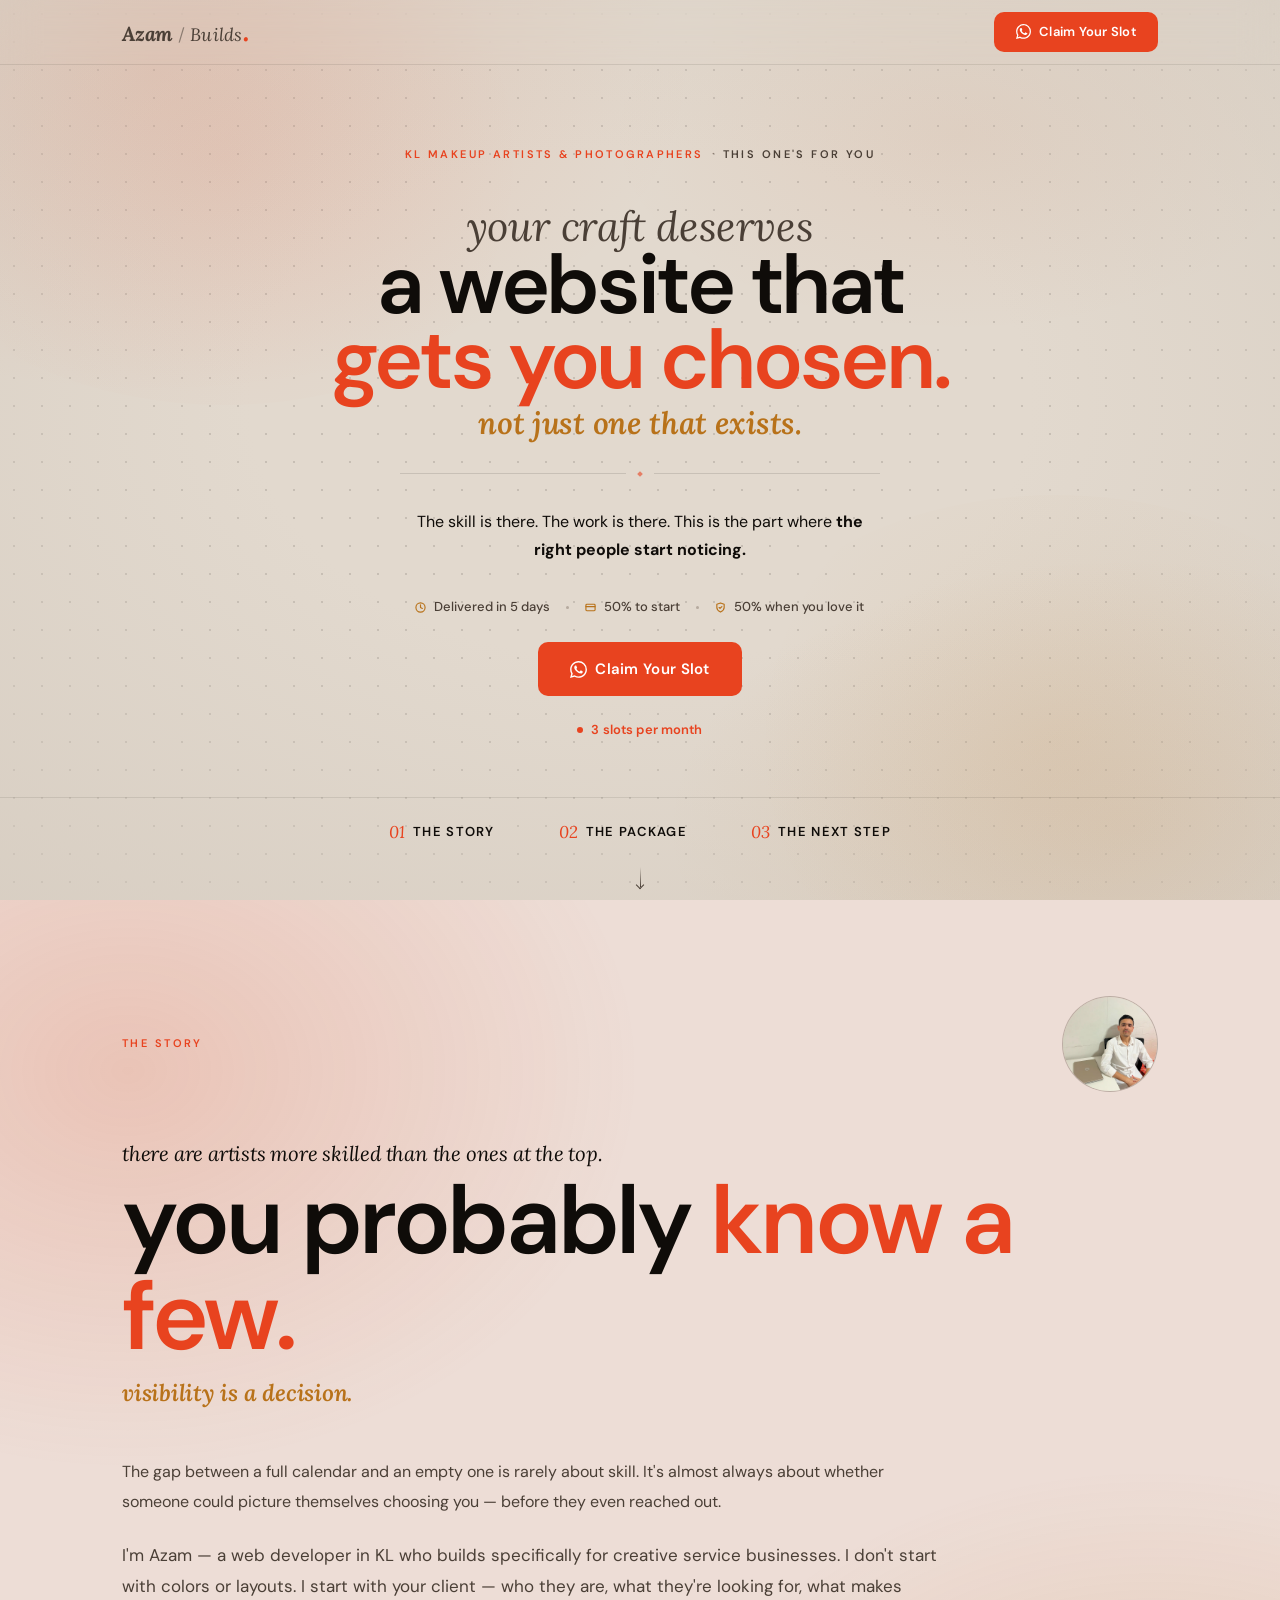
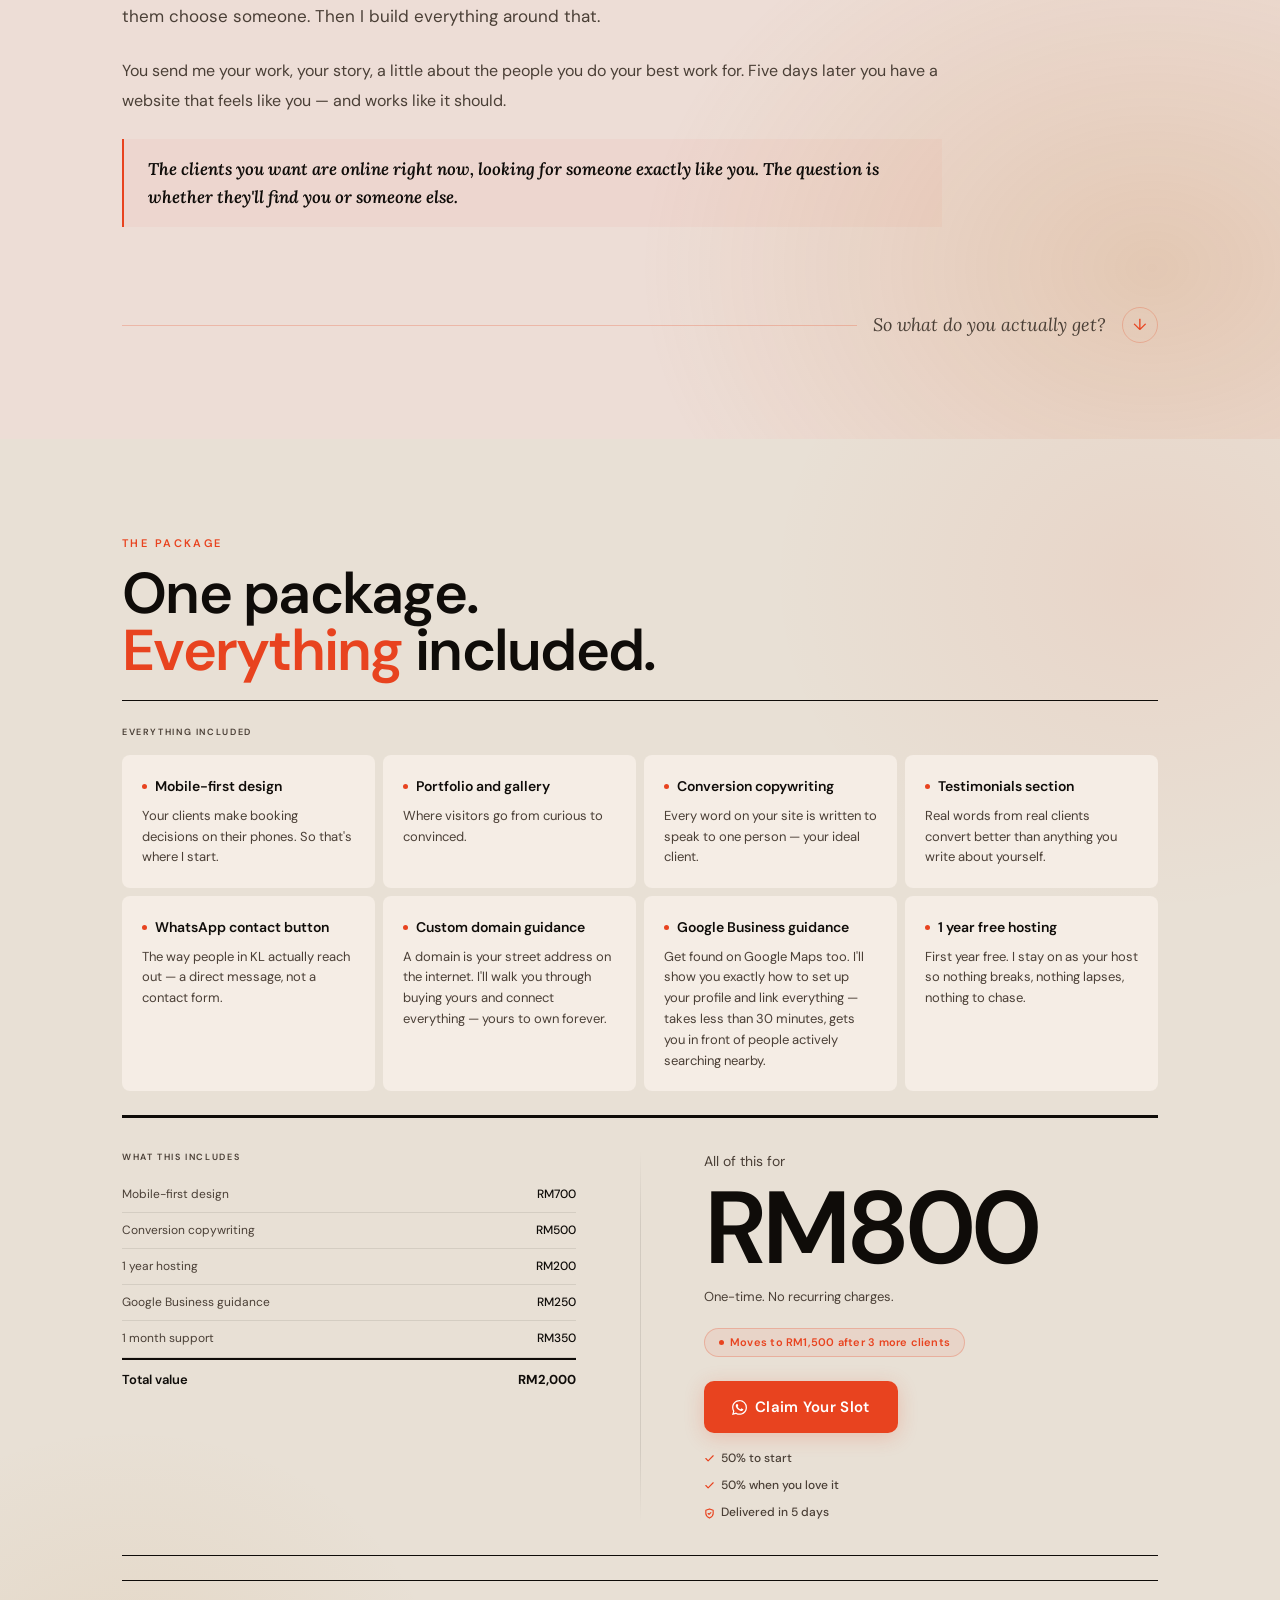
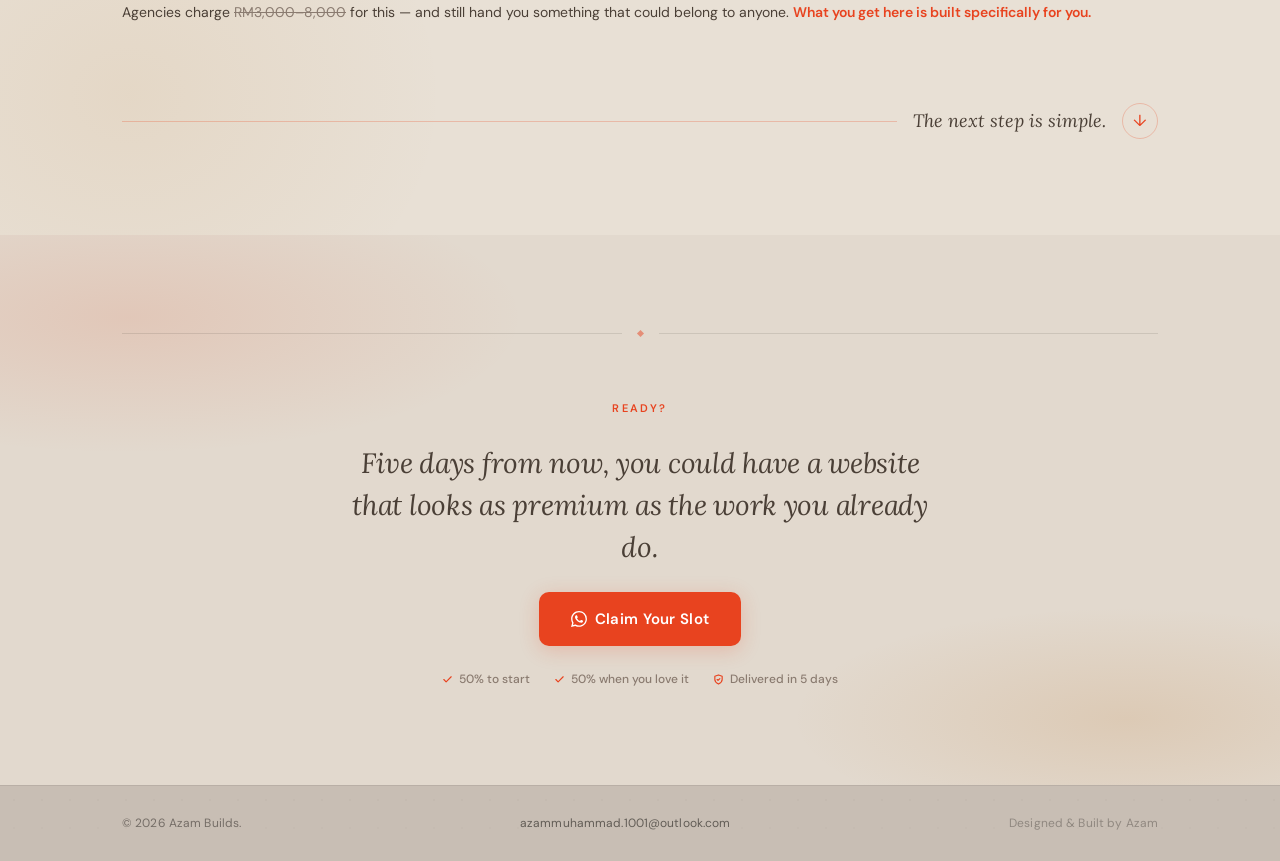
<file: index.html>
<!DOCTYPE html>
<html lang="en">

<head>
    <meta charset="UTF-8">
    <meta name="viewport" content="width=device-width, initial-scale=1.0">
    <title>Azam / Builds — Web Developer | Websites That Get You Chosen</title>
    <meta name="description"
        content="KL-based web developer building websites for makeup artists and photographers that turn visitors into enquiries. Delivered in 5 days from RM800.">
    <link rel="canonical" href="https://azam-builds.netlify.app/" />
    <meta property="og:type" content="website" />
    <meta property="og:url" content="https://azam-builds.netlify.app/" />
    <meta property="og:title" content="Websites for KL Makeup Artists & Photographers — Azam Builds" />
    <meta property="og:description"
        content="KL-based web developer building websites for makeup artists and photographers that turn visitors into enquiries. Delivered in 5 days from RM800." />
    <meta property="og:image" content="https://azam-builds.netlify.app/images/og-image.webp" />
    <meta name="twitter:card" content="summary_large_image" />
    <meta name="twitter:image" content="https://azam-builds.netlify.app/images/og-image.webp" />
    <link rel="preload" href="./fonts/dm-sans-v17-latin/dm-sans-v17-latin-700.woff2" as="font" type="font/woff2"
        crossorigin>
    <link rel="preload" href="./fonts/lora-v37-latin/lora-v37-latin-700italic.woff2" as="font" type="font/woff2"
        crossorigin>
    <link rel="stylesheet" href="./style.css">
    <script type="application/ld+json">
{
  "@context": "https://schema.org",
  "@type": "ProfessionalService",
  "name": "Azam Builds",
  "description": "Web developer KL building websites for makeup artists and photographers",
  "url": "https://azam-builds.netlify.app/",
  "areaServed": { "@type": "City", "name": "Kuala Lumpur" },
  "priceRange": "RM800",
  "contactPoint": {
    "@type": "ContactPoint",
    "contactType": "sales",
    "availableLanguage": ["English"]
  }
}
</script>
</head>

<body>
    <svg style="display:none" xmlns="http://www.w3.org/2000/svg">
        <symbol id="icon-wa" viewBox="0 0 24 24" fill="currentColor">
            <path
                d="M17.472 14.382c-.297-.149-1.758-.867-2.03-.967-.273-.099-.471-.148-.67.15-.197.297-.767.966-.94 1.164-.173.199-.347.223-.644.075-.297-.15-1.255-.463-2.39-1.475-.883-.788-1.48-1.761-1.653-2.059-.173-.297-.018-.458.13-.606.134-.133.298-.347.446-.52.149-.174.198-.298.298-.497.099-.198.05-.371-.025-.52-.075-.149-.669-1.612-.916-2.207-.242-.579-.487-.5-.669-.51-.173-.008-.371-.01-.57-.01-.198 0-.52.074-.792.372-.272.297-1.04 1.016-1.04 2.479 0 1.462 1.065 2.875 1.213 3.074.149.198 2.096 3.2 5.077 4.487.709.306 1.262.489 1.694.625.712.227 1.36.195 1.871.118.571-.085 1.758-.719 2.006-1.413.248-.694.248-1.289.173-1.413-.074-.124-.272-.198-.57-.347m-5.421 7.403h-.004a9.87 9.87 0 01-5.031-1.378l-.361-.214-3.741.982.998-3.648-.235-.374a9.86 9.86 0 01-1.51-5.26c.001-5.45 4.436-9.884 9.888-9.884 2.64 0 5.122 1.03 6.988 2.898a9.825 9.825 0 012.893 6.994c-.003 5.45-4.437 9.884-9.885 9.884m8.413-18.297A11.815 11.815 0 0012.05 0C5.495 0 .16 5.335.157 11.892c0 2.096.547 4.142 1.588 5.945L.057 24l6.305-1.654a11.882 11.882 0 005.683 1.448h.005c6.554 0 11.89-5.335 11.893-11.893a11.821 11.821 0 00-3.48-8.413z" />
        </symbol>
    </svg>

    <header class="header" role="banner">
        <div class="container">
            <nav class="nav" aria-label="Main navigation">
                <a href="#home" class="nav__logo" aria-label="Azam Builds — home">
                    <span class="nav__logo-azam">Azam</span>
                    <span class="nav__logo-slash" aria-hidden="true">/</span>
                    <span class="nav__logo-builds">Builds</span>
                    <span class="nav__logo-dot" aria-hidden="true">.</span>
                </a>
                <a href="https://wa.me/601161591507?text=Hi%20Azam%2C%20I%27d%20like%20to%20claim%20a%20slot%20for%20my%20website."
                    class="btn-primary nav__cta" target="_blank" rel="noopener noreferrer"
                    aria-label="Claim your slot — chat on WhatsApp">
                    <svg width="15" height="15" aria-hidden="true">
                        <use href="#icon-wa" />
                    </svg>
                    Claim Your Slot
                </a>
            </nav>
        </div>
    </header>

    <main id="home">

        <section class="hero" id="hero" aria-labelledby="hero-heading">
            <div class="hero__bg-dots" aria-hidden="true"></div>
            <div class="hero__bg-vignette" aria-hidden="true"></div>
            <div class="hero__bg-glow hero__bg-glow--coral" aria-hidden="true"></div>
            <div class="hero__bg-glow hero__bg-glow--gold" aria-hidden="true"></div>
            <div class="container">
                <div class="hero__inner">
                    <p class="hero__eyebrow fade-up"
                        aria-label="For KL makeup artists and photographers — this one's for you">
                        <span class="hero__eyebrow-segment hero__eyebrow-segment--primary">KL Makeup Artists &amp;
                            Photographers</span>
                        <span class="hero__eyebrow-sep" aria-hidden="true">·</span>
                        <span class="hero__eyebrow-segment hero__eyebrow-segment--secondary">This one's for you</span>
                    </p>
                    <h1 class="hero__heading fade-up fade-up-d1" id="hero-heading">
                        <span class="hero__heading-thin">your craft deserves</span>
                        <span class="hero__heading-bold">
                            a website that<br>
                            <em class="hero__heading-accent">gets you chosen.</em>
                        </span>
                        <span class="hero__heading-serif">not just one that exists.</span>
                    </h1>
                    <div class="hero__divider fade-up fade-up-d2" aria-hidden="true">
                        <span class="hero__divider-line"></span>
                        <span class="hero__divider-diamond"></span>
                        <span class="hero__divider-line"></span>
                    </div>
                    <p class="hero__sub fade-up fade-up-d2">
                        The skill is there. The work is there.
                        This is the part where <strong>the right people start noticing.</strong>
                    </p>
                    <div class="hero__cta-group fade-up fade-up-d3">
                        <ul class="hero__guarantee-strip" role="list" aria-label="What's included">
                            <li class="hero__guarantee-item">
                                <svg width="11" height="11" viewBox="0 0 24 24" fill="none" stroke="currentColor"
                                    stroke-width="2.5" stroke-linecap="round" stroke-linejoin="round"
                                    aria-hidden="true">
                                    <circle cx="12" cy="12" r="10" />
                                    <polyline points="12 6 12 12 16 14" />
                                </svg>
                                Delivered in 5 days
                            </li>
                            <li class="hero__guarantee-sep" aria-hidden="true"></li>
                            <li class="hero__guarantee-item">
                                <svg width="11" height="11" viewBox="0 0 24 24" fill="none" stroke="currentColor"
                                    stroke-width="2.5" stroke-linecap="round" stroke-linejoin="round"
                                    aria-hidden="true">
                                    <rect x="2" y="5" width="20" height="14" rx="2" />
                                    <line x1="2" y1="10" x2="22" y2="10" />
                                </svg>
                                50% to start
                            </li>
                            <li class="hero__guarantee-sep" aria-hidden="true"></li>
                            <li class="hero__guarantee-item">
                                <svg width="11" height="11" viewBox="0 0 24 24" fill="none" stroke="currentColor"
                                    stroke-width="2.5" stroke-linecap="round" stroke-linejoin="round"
                                    aria-hidden="true">
                                    <path d="M12 22s8-4 8-10V5l-8-3-8 3v7c0 6 8 10 8 10z" />
                                    <polyline points="9 12 11 14 15 10" />
                                </svg>
                                50% when you love it
                            </li>
                        </ul>
                        <a href="https://wa.me/601161591507?text=Hi%20Azam%2C%20I%27d%20like%20to%20claim%20a%20slot%20for%20my%20website."
                            class="btn-primary btn-primary--large" target="_blank" rel="noopener noreferrer"
                            aria-label="Claim your slot — chat with Azam on WhatsApp">
                            <svg width="17" height="17" aria-hidden="true">
                                <use href="#icon-wa" />
                            </svg>
                            Claim Your Slot
                        </a>
                        <p class="hero__scarcity">
                            <span class="hero__scarcity-pulse" aria-hidden="true"></span>
                            <strong>3 slots per month</strong>
                        </p>
                    </div>
                </div>
            </div>
            <div class="hero__scroll-hint fade-up fade-up-d4" aria-label="Page sections">
                <div class="container">
                    <nav class="hero__scroll-nav" aria-label="Jump to section">
                        <span class="hero__scroll-item">
                            <span class="hero__scroll-num" aria-hidden="true">01</span>
                            <span class="hero__scroll-label">The Story</span>
                        </span>

                        <span class="hero__scroll-item">
                            <span class="hero__scroll-num" aria-hidden="true">02</span>
                            <span class="hero__scroll-label">The Package</span>
                        </span>

                        <span class="hero__scroll-item">
                            <span class="hero__scroll-num" aria-hidden="true">03</span>
                            <span class="hero__scroll-label">The Next Step</span>
                        </span>

                    </nav>
                    <span class="hero__scroll-arrow" aria-hidden="true">
                        <span class="hero__scroll-arrow-line"></span>
                        <span class="hero__scroll-arrow-tip"></span>
                    </span>
                </div>
            </div>
        </section>

        <section class="about" id="story" aria-labelledby="about-heading">
            <div class="container">
                <div class="about__inner">
                    <div class="about__top">
                        <p class="about__label" id="about-heading">The Story</p>
                        <div class="about__photo" aria-label="Photo of Azam">
                            <img src="./images/profile_001.webp" alt="Azam — Web Developer KL" width="96" height="96">
                        </div>
                    </div>
                    <div class="about__headline">
                        <span class="about__headline-thin">there are artists more skilled than the ones at the
                            top.</span>
                        <h2 class="about__headline-bold">
                            you probably
                            <em class="about__headline-accent">know a few.</em>
                        </h2>
                        <span class="about__headline-serif">visibility is a decision.</span>
                    </div>
                    <div class="about__copy">
                        <p class="about__para">
                            The gap between a full calendar and an empty one is rarely about skill. It's almost always
                            about whether someone could picture themselves choosing you — before they even reached out.
                        </p>
                        <p class="about__para about__para--lead">
                            I'm Azam — a web developer in KL who builds specifically for creative service businesses. I
                            don't start with colors or layouts. I start with your client — who they are, what they're
                            looking for, what makes them choose someone. Then I build everything around that.
                        </p>
                        <p class="about__para">
                            You send me your work, your story, a little about the people you do your best work for. Five
                            days later you have a website that feels like you — and works like it should.
                        </p>
                        <blockquote class="about__pull">
                            The clients you want are online right now, looking for someone exactly like you. The
                            question is whether they'll find you or someone else.
                        </blockquote>
                    </div>
                    <div class="about__transition" aria-hidden="true">
                        <span class="about__transition-line"></span>
                        <span class="about__transition-text">So what do you actually get?</span>
                        <a href="#package" class="about__transition-arrow" aria-label="Go to package section">↓</a>
                    </div>
                </div>
            </div>
        </section>

        <section class="package" id="package" aria-labelledby="package-heading">
            <div class="container">
                <span class="pkg-label">The Package</span>
                <div class="pkg-top">
                    <h2 class="pkg-title" id="package-heading">
                        One package.<br>
                        <em>Everything</em> included.
                    </h2>
                </div>
                <div class="pkg-rule-thick" aria-hidden="true"></div>
                <div class="pkg-rule-thin" aria-hidden="true"></div>
                <span class="pkg-bottom-label" aria-hidden="true">Everything included</span>
                <div class="pkg-benefits">
                    <div class="pkg-benefit">
                        <p class="pkg-benefit-title">Mobile-first design</p>
                        <p class="pkg-benefit-desc">Your clients make booking decisions on their phones. So that's where
                            I start.</p>
                    </div>
                    <div class="pkg-benefit">
                        <p class="pkg-benefit-title">Portfolio and gallery</p>
                        <p class="pkg-benefit-desc">Where visitors go from curious to convinced.</p>
                    </div>
                    <div class="pkg-benefit">
                        <p class="pkg-benefit-title">Conversion copywriting</p>
                        <p class="pkg-benefit-desc">Every word on your site is written to speak to one person — your
                            ideal client.</p>
                    </div>
                    <div class="pkg-benefit">
                        <p class="pkg-benefit-title">Testimonials section</p>
                        <p class="pkg-benefit-desc">Real words from real clients convert better than anything you write
                            about yourself.</p>
                    </div>
                    <div class="pkg-benefit">
                        <p class="pkg-benefit-title">WhatsApp contact button</p>
                        <p class="pkg-benefit-desc">The way people in KL actually reach out — a direct message, not a
                            contact form.</p>
                    </div>
                    <div class="pkg-benefit">
                        <p class="pkg-benefit-title">Custom domain guidance</p>
                        <p class="pkg-benefit-desc">A domain is your street address on the internet. I'll walk you
                            through buying yours and connect everything — yours to own forever.</p>
                    </div>
                    <div class="pkg-benefit">
                        <p class="pkg-benefit-title">Google Business guidance</p>
                        <p class="pkg-benefit-desc">Get found on Google Maps too. I'll show you exactly how to set up
                            your profile and link everything — takes less than 30 minutes, gets you in front of people
                            actively searching nearby.</p>
                    </div>
                    <div class="pkg-benefit">
                        <p class="pkg-benefit-title">1 year free hosting</p>
                        <p class="pkg-benefit-desc">First year free. I stay on as your host so nothing breaks, nothing
                            lapses, nothing to chase.</p>
                    </div>
                </div>
                <div class="pkg-middle">
                    <div class="pkg-left-col">
                        <span class="pkg-value-label">What this includes</span>
                        <div class="pkg-value-stack">
                            <div class="pkg-value-item">Mobile-first design <span>RM700</span></div>
                            <div class="pkg-value-item">Conversion copywriting <span>RM500</span></div>
                            <div class="pkg-value-item">1 year hosting <span>RM200</span></div>
                            <div class="pkg-value-item">Google Business guidance <span>RM250</span></div>
                            <div class="pkg-value-item">1 month support <span>RM350</span></div>
                        </div>
                        <div class="pkg-value-total">Total value <strong>RM2,000</strong></div>
                    </div>
                    <div class="pkg-right-col">
                        <p class="pkg-price-prefix">All of this for</p>
                        <p class="pkg-price">RM800</p>
                        <span class="pkg-price-note">One-time. No recurring charges.</span>
                        <div class="pkg-urgency">
                            <span class="pkg-urgency-dot" aria-hidden="true"></span>
                            Moves to RM1,500 after 3 more clients
                        </div>
                        <a href="https://wa.me/601161591507?text=Hi%20Azam%2C%20I%27d%20like%20to%20claim%20a%20slot%20for%20my%20website."
                            class="pkg-cta" target="_blank" rel="noopener noreferrer"
                            aria-label="Claim your slot via WhatsApp">
                            <svg width="15" height="15" aria-hidden="true">
                                <use href="#icon-wa" />
                            </svg>
                            Claim Your Slot
                        </a>
                        <div class="pkg-trust">
                            <span class="pkg-trust-item">
                                <svg aria-hidden="true" width="11" height="11" viewBox="0 0 24 24" fill="none"
                                    stroke="currentColor" stroke-width="2.5" stroke-linecap="round"
                                    stroke-linejoin="round">
                                    <polyline points="20 6 9 17 4 12" />
                                </svg>
                                50% to start
                            </span>
                            <span class="pkg-trust-item">
                                <svg aria-hidden="true" width="11" height="11" viewBox="0 0 24 24" fill="none"
                                    stroke="currentColor" stroke-width="2.5" stroke-linecap="round"
                                    stroke-linejoin="round">
                                    <polyline points="20 6 9 17 4 12" />
                                </svg>
                                50% when you love it
                            </span>
                            <span class="pkg-trust-item">
                                <svg aria-hidden="true" width="11" height="11" viewBox="0 0 24 24" fill="none"
                                    stroke="currentColor" stroke-width="2.5" stroke-linecap="round"
                                    stroke-linejoin="round">
                                    <path d="M12 22s8-4 8-10V5l-8-3-8 3v7c0 6 8 10 8 10z" />
                                    <polyline points="9 12 11 14 15 10" />
                                </svg>
                                Delivered in 5 days
                            </span>
                        </div>
                    </div>
                </div>
                <div class="pkg-footer">
                    <p class="pkg-anchor-text">Agencies charge <s>RM3,000–8,000</s> for this — and still hand you
                        something that could belong to anyone. <strong>What you get here is built specifically for
                            you.</strong></p>
                </div>
                <div class="about__transition" aria-hidden="true">
                    <span class="about__transition-line"></span>
                    <span class="about__transition-text">The next step is simple.</span>
                    <a href="#cta-section" class="about__transition-arrow" aria-label="Go to work section">↓</a>
                </div>
            </div>
        </section>

        <section class="finale" id="cta-section" aria-labelledby="finale-heading">
            <div class="container">
                <div class="testi-divider" aria-hidden="true">
                    <span class="testi-divider-line"></span>
                    <span class="testi-divider-diamond"></span>
                    <span class="testi-divider-line"></span>
                </div>
                <div class="cta-block">
                    <span class="cta-eyebrow">Ready?</span>
                    <h2 class="cta-headline"><em>Five days from now, you could have a website that looks as premium as
                            the work you already do.</em></h2>
                    <a href="https://wa.me/601161591507?text=Hi%20Azam%2C%20I%27d%20like%20to%20claim%20a%20slot%20for%20my%20website."
                        class="cta-btn" target="_blank" rel="noopener noreferrer"
                        aria-label="Claim your slot via WhatsApp">
                        <svg width="16" height="16" aria-hidden="true">
                            <use href="#icon-wa" />
                        </svg>
                        Claim Your Slot
                    </a>
                    <div class="cta-trust">
                        <span class="cta-trust-item">
                            <svg aria-hidden="true" width="11" height="11" viewBox="0 0 24 24" fill="none"
                                stroke="currentColor" stroke-width="2.5" stroke-linecap="round" stroke-linejoin="round">
                                <polyline points="20 6 9 17 4 12" />
                            </svg>
                            50% to start
                        </span>
                        <span class="cta-trust-item">
                            <svg aria-hidden="true" width="11" height="11" viewBox="0 0 24 24" fill="none"
                                stroke="currentColor" stroke-width="2.5" stroke-linecap="round" stroke-linejoin="round">
                                <polyline points="20 6 9 17 4 12" />
                            </svg>
                            50% when you love it
                        </span>
                        <span class="cta-trust-item">
                            <svg aria-hidden="true" width="11" height="11" viewBox="0 0 24 24" fill="none"
                                stroke="currentColor" stroke-width="2.5" stroke-linecap="round" stroke-linejoin="round">
                                <path d="M12 22s8-4 8-10V5l-8-3-8 3v7c0 6 8 10 8 10z" />
                                <polyline points="9 12 11 14 15 10" />
                            </svg>
                            Delivered in 5 days
                        </span>
                    </div>
                </div>
            </div>
        </section>

    </main>

    <footer class="footer">
        <div class="container">
            <div class="footer-inner">
                <span class="footer-copy">&copy; 2026 Azam Builds.</span>
                <a href="mailto:azammuhammad.1001@outlook.com"
                    class="footer-email">azammuhammad.1001&#64;outlook.com</a>
                <span class="footer-credit">Designed &amp; Built by Azam</span>
            </div>
        </div>
    </footer>

    <script src="./script.js" defer></script>

</body>

</html>
</file>
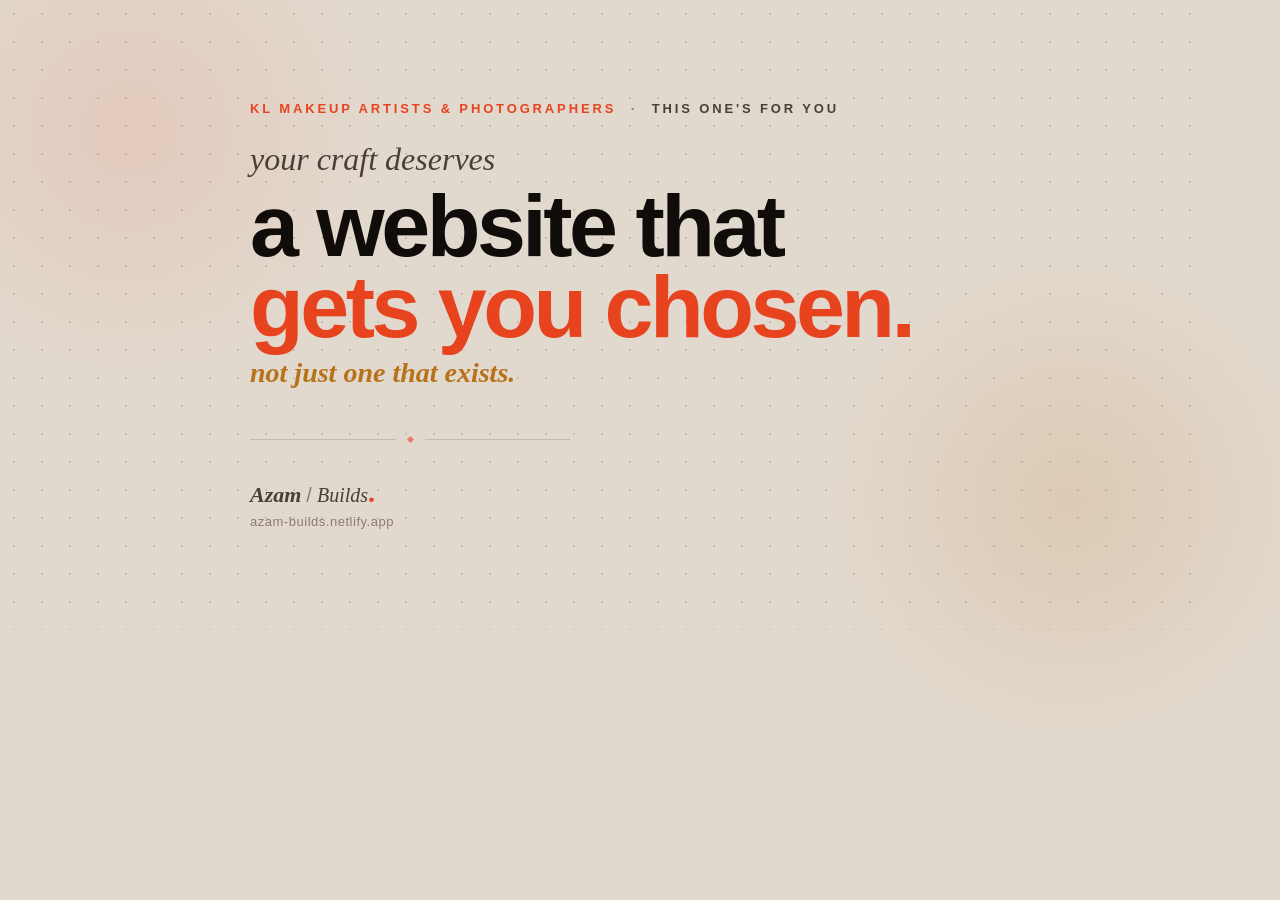
<file: og-image.html>
<!DOCTYPE html>
<html lang="en">
<head>
<meta charset="UTF-8">
<meta name="viewport" content="width=1200">
<style>
  * { margin: 0; padding: 0; box-sizing: border-box; }

  @import url('https://fonts.googleapis.com/css2?family=Lora:ital,wght@0,600;1,400&family=DM+Sans:wght@400;600&display=swap');

  body {
    width: 1200px;
    height: 630px;
    background: #E2D9CE;
    font-family: 'DM Sans', sans-serif;
    display: flex;
    align-items: center;
    justify-content: center;
    overflow: hidden;
    position: relative;
  }

  .bg-dots {
    position: absolute;
    inset: 0;
    background-image: radial-gradient(circle, rgba(15,12,9,0.13) 1px, transparent 1px);
    background-size: 28px 28px;
  }

  .bg-glow-coral {
    position: absolute;
    top: -120px;
    left: -120px;
    width: 500px;
    height: 500px;
    background: radial-gradient(circle, rgba(232,67,31,0.1) 0%, transparent 70%);
    border-radius: 50%;
  }

  .bg-glow-gold {
    position: absolute;
    bottom: -120px;
    right: -120px;
    width: 500px;
    height: 500px;
    background: radial-gradient(circle, rgba(184,114,26,0.15) 0%, transparent 70%);
    border-radius: 50%;
  }

  .content {
    position: relative;
    z-index: 1;
    display: flex;
    flex-direction: column;
    align-items: flex-start;
    padding: 0 100px 0 100px;
    max-width: 900px;
    width: 100%;
  }

  .eyebrow {
    font-family: 'DM Sans', sans-serif;
    font-size: 13px;
    font-weight: 600;
    letter-spacing: 0.22em;
    text-transform: uppercase;
    color: #E8431F;
    margin-bottom: 24px;
  }

  .headline-thin {
    font-family: 'Lora', serif;
    font-style: italic;
    font-weight: 400;
    font-size: 32px;
    color: #4A3F36;
    line-height: 1.2;
    margin-bottom: 8px;
  }

  .headline-bold {
    font-family: 'DM Sans', sans-serif;
    font-weight: 600;
    font-size: 88px;
    color: #0F0C09;
    line-height: 0.92;
    letter-spacing: -0.04em;
    margin-bottom: 8px;
  }

  .headline-accent {
    color: #E8431F;
  }

  .headline-serif {
    font-family: 'Lora', serif;
    font-style: italic;
    font-weight: 600;
    font-size: 28px;
    color: #B8721A;
    line-height: 1.2;
    margin-bottom: 48px;
  }

  .divider {
    display: flex;
    align-items: center;
    gap: 12px;
    margin-bottom: 40px;
    width: 320px;
  }

  .divider-line {
    flex: 1;
    height: 1px;
    background: rgba(15,12,9,0.15);
  }

  .divider-diamond {
    width: 5px;
    height: 5px;
    background: #E8431F;
    transform: rotate(45deg);
    opacity: 0.6;
  }

  .logo {
    display: flex;
    align-items: baseline;
    gap: 0;
  }

  .logo-azam {
    font-family: 'Lora', serif;
    font-weight: 700;
    font-style: italic;
    font-size: 22px;
    color: #4A3F36;
  }

  .logo-slash {
    font-family: 'DM Sans', sans-serif;
    font-weight: 300;
    font-size: 20px;
    color: #8A7B70;
    margin: 0 5px;
  }

  .logo-builds {
    font-family: 'Lora', serif;
    font-weight: 400;
    font-style: italic;
    font-size: 20px;
    color: #4A3F36;
  }

  .logo-dot {
    font-family: 'Lora', serif;
    font-style: italic;
    font-weight: 700;
    font-size: 28px;
    color: #E8431F;
    line-height: 0.75;
    margin-left: 1px;
  }

  .url {
    font-family: 'DM Sans', sans-serif;
    font-size: 13px;
    font-weight: 400;
    color: #8A7B70;
    margin-top: 6px;
    letter-spacing: 0.04em;
  }
</style>
</head>
<body>
  <div class="bg-dots"></div>
  <div class="bg-glow-coral"></div>
  <div class="bg-glow-gold"></div>

  <div class="content">
    <p class="eyebrow">
      <span style="color:#E8431F;">KL Makeup Artists &amp; Photographers</span>
      <span style="color:#8A7B70; margin: 0 8px;">·</span>
      <span style="color:#4A3F36;">This one's for you</span>
    </p>
    <p class="headline-thin">your craft deserves</p>
    <p class="headline-bold">a website that<br><span class="headline-accent">gets you chosen.</span></p>
    <p class="headline-serif">not just one that exists.</p>
    <div class="divider">
      <span class="divider-line"></span>
      <span class="divider-diamond"></span>
      <span class="divider-line"></span>
    </div>
    <div class="logo">
      <span class="logo-azam">Azam</span>
      <span class="logo-slash">/</span>
      <span class="logo-builds">Builds</span>
      <span class="logo-dot">.</span>
    </div>
    <p class="url">azam-builds.netlify.app</p>
  </div>
</body>
</html>
</file>
<file: style.css>
/* Lora */
@font-face {
  font-family: 'Lora';
  src: url('./fonts/lora-v37-latin/lora-v37-latin-regular.woff2') format('woff2');
  font-weight: 400;
  font-style: normal;
  font-display: swap;
}
@font-face {
  font-family: 'Lora';
  src: url('./fonts/lora-v37-latin/lora-v37-latin-italic.woff2') format('woff2');
  font-weight: 400;
  font-style: italic;
  font-display: swap;
}
@font-face {
  font-family: 'Lora';
  src: url('./fonts/lora-v37-latin/lora-v37-latin-600.woff2') format('woff2');
  font-weight: 600;
  font-style: normal;
  font-display: swap;
}
@font-face {
  font-family: 'Lora';
  src: url('./fonts/lora-v37-latin/lora-v37-latin-600italic.woff2') format('woff2');
  font-weight: 600;
  font-style: italic;
  font-display: swap;
}
@font-face {
  font-family: 'Lora';
  src: url('./fonts/lora-v37-latin/lora-v37-latin-700.woff2') format('woff2');
  font-weight: 700;
  font-style: normal;
  font-display: swap;
}
@font-face {
  font-family: 'Lora';
  src: url('./fonts/lora-v37-latin/lora-v37-latin-700italic.woff2') format('woff2');
  font-weight: 700;
  font-style: italic;
  font-display: swap;
}

/* DM Sans */
@font-face {
  font-family: 'DM Sans';
  src: url('./fonts/dm-sans-v17-latin/dm-sans-v17-latin-300.woff2') format('woff2');
  font-weight: 300;
  font-style: normal;
  font-display: swap;
}
@font-face {
  font-family: 'DM Sans';
  src: url('./fonts/dm-sans-v17-latin/dm-sans-v17-latin-300italic.woff2') format('woff2');
  font-weight: 300;
  font-style: italic;
  font-display: swap;
}
@font-face {
  font-family: 'DM Sans';
  src: url('./fonts/dm-sans-v17-latin/dm-sans-v17-latin-regular.woff2') format('woff2');
  font-weight: 400;
  font-style: normal;
  font-display: swap;
}
@font-face {
  font-family: 'DM Sans';
  src: url('./fonts/dm-sans-v17-latin/dm-sans-v17-latin-italic.woff2') format('woff2');
  font-weight: 400;
  font-style: italic;
  font-display: swap;
}
@font-face {
  font-family: 'DM Sans';
  src: url('./fonts/dm-sans-v17-latin/dm-sans-v17-latin-500.woff2') format('woff2');
  font-weight: 500;
  font-style: normal;
  font-display: swap;
}
@font-face {
  font-family: 'DM Sans';
  src: url('./fonts/dm-sans-v17-latin/dm-sans-v17-latin-600.woff2') format('woff2');
  font-weight: 600;
  font-style: normal;
  font-display: swap;
}
@font-face {
  font-family: 'DM Sans';
  src: url('./fonts/dm-sans-v17-latin/dm-sans-v17-latin-700.woff2') format('woff2');
  font-weight: 700;
  font-style: normal;
  font-display: swap;
}

*, *::before, *::after {
  margin: 0;
  padding: 0;
  box-sizing: border-box;
}

html {
  scroll-behavior: smooth;
  -webkit-text-size-adjust: 100%;
}

body {
  font-family: 'DM Sans', sans-serif;
  background-color: #E2D9CE;
  color: #0F0C09;
  overflow-x: hidden;
  line-height: 1.6;
  -webkit-font-smoothing: antialiased;
  -moz-osx-font-smoothing: grayscale;
}

img, picture, video, canvas, svg {
  display: block;
  max-width: 100%;
}

input, button, textarea, select {
  font: inherit;
}

p, h1, h2, h3, h4, h5, h6 {
  overflow-wrap: break-word;
}

a {
  text-decoration: none;
  color: inherit;
}

ul, ol {
  list-style: none;
}

button {
  border: none;
  background: none;
  cursor: pointer;
}

:root {
  --bg:               #E2D9CE;
  --bg-surface:       #D8CEC2;
  --ink:              #0F0C09;
  --ink-2:            #4A3F36;
  --ink-3:            #8A7B70;
  --coral:            #E8431F;
  --coral-dim:        #CC3A18;
  --coral-light:      rgba(232, 67, 31, 0.06);
  --coral-border:     rgba(232, 67, 31, 0.25);
  --gold:             #B8721A;
  --border:           rgba(15, 12, 9, 0.09);
  --border-strong:    rgba(15, 12, 9, 0.14);
  --font-serif:       'Lora', serif;
  --font-body:        'DM Sans', sans-serif;
  --space-1:          0.25rem;
  --space-2:          0.5rem;
  --space-3:          0.75rem;
  --space-4:          1rem;
  --space-5:          1.25rem;
  --space-6:          1.5rem;
  --space-8:          2rem;
  --space-10:         2.5rem;
  --space-12:         3rem;
  --space-16:         4rem;
  --space-20:         5rem;
  --space-24:         6rem;
  --radius-sm:        0.375rem;
  --radius-md:        0.625rem;
  --radius-lg:        1rem;
  --radius-xl:        1.5rem;
  --radius-full:      9999px;
  --shadow-sm:        0 1px 4px rgba(15, 12, 9, 0.07);
  --shadow-md:        0 4px 24px rgba(15, 12, 9, 0.1);
  --shadow-coral:     0 4px 20px rgba(232, 67, 31, 0.22);
  --transition:       0.2s ease;
  --transition-slow:  0.4s ease;
}

.container {
  max-width: 1100px;
  margin: 0 auto;
  padding: 0 var(--space-8);
}

.btn-primary {
  display: inline-flex;
  align-items: center;
  gap: var(--space-2);
  background-color: var(--coral);
  color: #fff;
  font-family: var(--font-body);
  font-size: 0.875rem;
  font-weight: 600;
  padding: 0.75rem 1.5rem;
  border-radius: var(--radius-md);
  letter-spacing: 0.02em;
  white-space: nowrap;
  cursor: pointer;
  transition: background-color var(--transition), transform var(--transition), box-shadow var(--transition);
}

.btn-primary:hover {
  background-color: var(--coral-dim);
  transform: translateY(-1px);
  box-shadow: var(--shadow-coral);
}

.btn-primary--large {
  font-size: 0.9375rem;
  padding: 0.9375rem 2rem;
}

.fade-up {
  opacity: 0;
  transform: translateY(16px);
  transition: opacity 0.55s ease, transform 0.55s ease;
}

.fade-up.visible {
  opacity: 1;
  transform: translateY(0);
}

.fade-up-d1 { transition-delay: 0.1s; }
.fade-up-d2 { transition-delay: 0.2s; }
.fade-up-d3 { transition-delay: 0.3s; }
.fade-up-d4 { transition-delay: 0.4s; }

.header {
  position: fixed;
  top: 0;
  left: 0;
  right: 0;
  z-index: 999;
  backdrop-filter: blur(18px);
  -webkit-backdrop-filter: blur(18px);
  border-bottom: 1px solid var(--border);
}

.nav {
  display: flex;
  align-items: center;
  justify-content: space-between;
  height: 64px;
}

.nav__logo {
  display: inline-flex;
  align-items: baseline;
  gap: 0;
  flex-shrink: 0;
  -webkit-tap-highlight-color: transparent;
  outline: none;
}

.nav__logo-azam {
  font-family: var(--font-serif);
  font-weight: 700;
  font-style: italic;
  font-size: 1.25rem;
  letter-spacing: -0.01em;
  color: var(--ink-2);
  line-height: 1;
}

.nav__logo-slash {
  font-family: var(--font-body);
  font-weight: 300;
  font-size: 1.125rem;
  color: var(--ink-3);
  margin: 0 0.3125rem;
  line-height: 1;
}

.nav__logo-builds {
  font-family: var(--font-serif);
  font-weight: 400;
  font-style: italic;
  font-size: 1.125rem;
  color: var(--ink-2);
  letter-spacing: 0.01em;
  line-height: 1;
}

.nav__logo-dot {
  font-family: var(--font-serif);
  font-style: italic;
  font-weight: 700;
  font-size: 1.75rem;
  color: var(--coral);
  line-height: 0.75;
  margin-left: 1px;
}

.nav__cta {
  font-size: 0.8125rem;
  padding: 0.625rem 1.375rem;
}

.hero {
  position: relative;
  min-height: 100svh;
  display: flex;
  flex-direction: column;
  padding-top: 64px;
  overflow: hidden;
  background:
    radial-gradient(ellipse 65% 55% at 12% 8%,  rgba(220, 80, 40, 0.13) 0%, transparent 65%),
    radial-gradient(ellipse 60% 50% at 88% 92%, rgba(185, 110, 30, 0.14) 0%, transparent 60%),
    radial-gradient(ellipse 50% 40% at 75% 15%, rgba(200, 90, 40, 0.07) 0%, transparent 55%),
    var(--bg);
}

.hero__bg-dots {
  position: absolute;
  inset: 0;
  background-image: radial-gradient(circle, rgba(15, 12, 9, 0.13) 1px, transparent 1px);
  background-size: 28px 28px;
  pointer-events: none;
  z-index: 0;
}

.hero__bg-vignette {
  position: absolute;
  inset: 0;
  background: radial-gradient(ellipse 80% 75% at 50% 45%, transparent 38%, rgba(210, 200, 188, 0.65) 100%);
  pointer-events: none;
  z-index: 0;
}

.hero__bg-glow {
  position: absolute;
  pointer-events: none;
  z-index: 0;
  border-radius: 50%;
}

.hero__bg-glow--coral {
  top: -10%;
  left: -10%;
  width: 55%;
  height: 55%;
  background: radial-gradient(circle, rgba(232, 67, 31, 0.06) 0%, transparent 70%);
}

.hero__bg-glow--gold {
  bottom: -10%;
  right: -10%;
  width: 55%;
  height: 55%;
  background: radial-gradient(circle, rgba(184, 114, 26, 0.07) 0%, transparent 70%);
}

.hero .container {
  position: relative;
  z-index: 1;
  flex: 1;
  display: flex;
  align-items: center;
}

.hero__inner {
  width: 100%;
  max-width: 860px;
  margin: 0 auto;
  text-align: center;
  display: flex;
  flex-direction: column;
  align-items: center;
  padding: var(--space-16) 0 var(--space-10);
}

.hero__eyebrow {
  display: inline-flex;
  align-items: center;
  gap: var(--space-2);
  margin-bottom: var(--space-10);
}

.hero__eyebrow-segment {
  font-family: var(--font-body);
  font-size: 0.6875rem;
  font-weight: 600;
  letter-spacing: 0.22em;
  text-transform: uppercase;
}

.hero__eyebrow-segment--primary {
  color: var(--coral);
}

.hero__eyebrow-segment--secondary {
  color: var(--ink-2);
}

.hero__eyebrow-sep {
  color: var(--ink-3);
  font-size: 0.8125rem;
}

.hero__heading {
  display: flex;
  flex-direction: column;
  align-items: center;
  gap: 0;
  margin-bottom: 0;
  font-style: normal;
}

.hero__heading-thin {
  display: block;
  font-family: var(--font-serif);
  font-weight: 400;
  font-style: italic;
  font-size: clamp(1.375rem, 3.2vw, 3rem);
  color: var(--ink-2);
  line-height: 1.05;
  letter-spacing: -0.01em;
}

.hero__heading-bold {
  display: block;
  font-family: var(--font-body);
  font-weight: 600;
  font-size: clamp(2.5rem, 6.5vw, 6.25rem);
  color: var(--ink);
  line-height: 0.9;
  letter-spacing: -0.04em;
}

.hero__heading-accent {
  font-style: normal;
  color: var(--coral);
}

.hero__heading-serif {
  display: block;
  font-family: var(--font-serif);
  font-weight: 600;
  font-style: italic;
  font-size: clamp(1rem, 2.4vw, 2.25rem);
  color: var(--gold);
  line-height: 1.1;
  letter-spacing: -0.01em;
  margin-top: var(--space-2);
}

.hero__divider {
  display: flex;
  align-items: center;
  width: 100%;
  max-width: 480px;
  margin: var(--space-8) 0;
}

.hero__divider-line {
  flex: 1;
  height: 1px;
  background: rgba(15, 12, 9, 0.12);
}

.hero__divider-diamond {
  width: 4px;
  height: 4px;
  background: var(--coral);
  transform: rotate(45deg);
  margin: 0 var(--space-3);
  opacity: 0.6;
  flex-shrink: 0;
}

.hero__sub {
  font-family: var(--font-body);
  font-size: 1rem;
  font-weight: 400;
  line-height: 1.8;
  color: var(--ink);
  max-width: 480px;
  margin-bottom: var(--space-8);
}

.hero__sub strong {
  color: var(--ink);
  font-weight: 700;
}

.hero__cta-group {
  display: flex;
  flex-direction: column;
  align-items: center;
  gap: var(--space-6);
  width: 100%;
}

.hero__guarantee-strip {
  display: flex;
  align-items: center;
  gap: var(--space-4);
  flex-wrap: wrap;
  justify-content: center;
}

.hero__guarantee-item {
  display: inline-flex;
  align-items: center;
  gap: var(--space-2);
  font-family: var(--font-body);
  font-size: 0.8125rem;
  font-weight: 500;
  color: var(--ink-2);
}

.hero__guarantee-item svg {
  color: var(--gold);
  flex-shrink: 0;
}

.hero__guarantee-sep {
  width: 3px;
  height: 3px;
  border-radius: 50%;
  background: var(--ink-3);
  opacity: 0.5;
  flex-shrink: 0;
}

.hero__scarcity {
  display: inline-flex;
  align-items: center;
  gap: var(--space-2);
  font-family: var(--font-body);
  font-size: 0.8125rem;
  font-weight: 400;
  color: var(--ink-2);
  letter-spacing: 0.01em;
  text-align: center;
}

.hero__scarcity strong {
  color: var(--coral);
  font-weight: 600;
}

.hero__scarcity-pulse {
  width: 6px;
  height: 6px;
  border-radius: 50%;
  background: var(--coral);
  flex-shrink: 0;
  animation: scarcityPulse 2s ease-in-out infinite;
}

@keyframes scarcityPulse {
  0%, 100% { box-shadow: 0 0 0 0 rgba(232, 67, 31, 0.4); }
  50%       { box-shadow: 0 0 0 5px rgba(232, 67, 31, 0); }
}

/* FIX 1: hero__scroll-hint — hide on mobile, fix spacing */
.hero__scroll-hint {
  position: relative;
  z-index: 1;
  border-top: 1px solid var(--border);
  margin-top: auto;
}

.hero__scroll-hint .container {
  display: flex;
  flex-direction: column;
  align-items: center;
  gap: 0;
  padding-top: 0;
  padding-bottom: 0;
}

/* FIX 2: scroll-nav — tighter gap, items closer to numbers */
.hero__scroll-nav {
  display: flex;
  align-items: center;
  justify-content: center;
  gap: var(--space-16);
  padding: var(--space-6) 0;
}

.hero__scroll-item {
  display: inline-flex;
  align-items: center;
  gap: var(--space-2);
  transition: opacity var(--transition);
}

/* FIX 4: remove blue flash on arrow icons */
.hero__scroll-item,
.hero__scroll-item:focus,
.about__transition-arrow,
.about__transition-arrow:focus {
  outline: none;
  -webkit-tap-highlight-color: transparent;
}

.hero__scroll-num {
  font-family: var(--font-serif);
  font-style: italic;
  font-weight: 400;
  font-size: 1.0625rem;
  color: var(--coral);
  line-height: 1;
}

.hero__scroll-label {
  font-family: var(--font-body);
  font-size: 0.8125rem;
  font-weight: 600;
  letter-spacing: 0.1em;
  text-transform: uppercase;
  color: var(--ink);
  white-space: nowrap;
}

.hero__scroll-arrow {
  display: flex;
  flex-direction: column;
  align-items: center;
  gap: 0;
  padding-bottom: var(--space-3);
  animation: arrowBob 2.2s ease-in-out infinite;
}

.hero__scroll-arrow-line {
  display: block;
  width: 1px;
  height: 20px;
  background: linear-gradient(to bottom, transparent, var(--ink-2));
}

.hero__scroll-arrow-tip {
  display: block;
  width: 6px;
  height: 6px;
  border-right: 1px solid var(--ink-2);
  border-bottom: 1px solid var(--ink-2);
  transform: rotate(45deg);
  margin-top: -5px;
}

@keyframes arrowBob {
  0%, 100% { transform: translateY(0); }
  50%       { transform: translateY(5px); }
}

.about {
  position: relative;
  padding: var(--space-24) 0;
  background:
    radial-gradient(ellipse 40% 35% at 10% 15%, rgba(220, 80, 40, 0.18) 0%, transparent 100%),
    radial-gradient(ellipse 40% 35% at 90% 85%, rgba(185, 110, 30, 0.19) 0%, transparent 100%),
    #EDDDD6;
}


.about .container {
  position: relative;
  z-index: 1;
}

.about__inner {
  width: 100%;
}

.about__top {
  display: flex;
  align-items: center;
  justify-content: space-between;
  width: 100%;
  margin-bottom: var(--space-12);
}

.about__label {
  font-family: var(--font-body);
  font-size: 0.6875rem;
  font-weight: 600;
  letter-spacing: 0.22em;
  text-transform: uppercase;
  color: var(--coral);
}

.about__photo {
  width: 96px;
  height: 96px;
  border-radius: var(--radius-full);
  background: #D9C8BE;
  border: 1px solid var(--border-strong);
  display: flex;
  align-items: center;
  justify-content: center;
  overflow: hidden;
  position: relative;
  flex-shrink: 0;
}

.about__photo::before {
  content: '';
  position: absolute;
  inset: 0;
  background: radial-gradient(circle at 40% 35%, rgba(184, 114, 26, 0.12) 0%, transparent 65%);
}

/* FIX: photo placeholder — replaced by real img, style the img */
.about__photo img {
  width: 100%;
  height: 100%;
  object-fit: cover;
  object-position: center top;
  position: relative;
  z-index: 1;
}

.about__photo-initial {
  font-family: var(--font-serif);
  font-weight: 700;
  font-style: italic;
  font-size: 2rem;
  color: rgba(15, 12, 9, 0.2);
  position: relative;
  z-index: 1;
}

.about__headline {
  margin-bottom: var(--space-12);
}

/* FIX 3: headline-thin color darker */
.about__headline-thin {
  display: block;
  font-family: var(--font-serif);
  font-weight: 400;
  font-style: italic;
  font-size: clamp(0.875rem, 1.6vw, 1.375rem);
  color: var(--ink);
  line-height: 1.4;
  letter-spacing: -0.01em;
  margin-bottom: var(--space-1);
}

.about__headline-bold {
  display: block;
  font-family: var(--font-body);
  font-weight: 600;
  font-size: clamp(2.5rem, 7.5vw, 7rem);
  color: var(--ink);
  line-height: 1.0;
  letter-spacing: -0.035em;
  margin-bottom: 0;
}

.about__headline-accent {
  font-style: normal;
  color: var(--coral);
}

.about__headline-serif {
  display: block;
  font-family: var(--font-serif);
  font-weight: 600;
  font-style: italic;
  font-size: clamp(0.9375rem, 1.8vw, 1.5rem);
  color: var(--gold);
  line-height: 1.4;
  letter-spacing: -0.01em;
  margin-top: var(--space-3);
}

.about__copy {
  display: flex;
  flex-direction: column;
  gap: var(--space-6);
  max-width: 820px;
}

.about__para {
  font-family: var(--font-body);
  font-size: 1rem;
  font-weight: 400;
  line-height: 1.85;
  color: var(--ink-2);
}

.about__para--lead {
  font-size: 1.0625rem;
  line-height: 1.8;
}

.about__para strong {
  color: var(--ink);
  font-weight: 600;
}

.about__pull {
  font-family: var(--font-serif);
  font-style: italic;
  font-weight: 600;
  font-size: 1.0625rem;
  color: var(--ink);
  line-height: 1.65;
  padding: var(--space-4) var(--space-6);
  border-left: 2px solid var(--coral);
  border-radius: 0;
  background: rgba(232, 67, 31, 0.04);
}

.about__transition {
  display: flex;
  align-items: center;
  gap: var(--space-4);
  margin-top: var(--space-20);
}

.about__transition-line {
  flex: 1;
  height: 1px;
  background: var(--coral-border);
}

.about__transition-text {
  font-family: var(--font-serif);
  font-style: italic;
  font-size: 1.125rem;
  font-weight: 400;
  color: var(--ink-2);
  white-space: nowrap;
}

.about__transition-arrow {
  display: flex;
  align-items: center;
  justify-content: center;
  width: 36px;
  height: 36px;
  border-radius: var(--radius-full);
  border: 1px solid var(--coral-border);
  color: var(--coral);
  font-size: 1rem;
  flex-shrink: 0;
  transition: background-color var(--transition), color var(--transition), transform var(--transition);
  animation: arrowPulse 2.5s ease-in-out infinite;
  -webkit-tap-highlight-color: transparent;
  outline: none;
}

.about__transition-arrow:hover {
  background-color: var(--coral);
  color: #fff;
  animation: none;
  transform: translateY(3px);
}

@keyframes arrowPulse {
  0%   { transform: translateY(0);   box-shadow: 0 0 0 0 rgba(232, 67, 31, 0.3); }
  50%  { transform: translateY(5px); box-shadow: 0 0 0 7px rgba(232, 67, 31, 0); }
  100% { transform: translateY(0);   box-shadow: 0 0 0 0 rgba(232, 67, 31, 0); }
}

.package {
  position: relative;
  padding: var(--space-24) 0;
  background:
    radial-gradient(ellipse 50% 40% at 90% 10%, rgba(232, 67, 31, 0.07) 0%, transparent 60%),
    radial-gradient(ellipse 45% 35% at 10% 90%, rgba(184, 114, 26, 0.08) 0%, transparent 55%),
    #E8E0D5;
}


.package .container {
  position: relative;
  z-index: 1;
}

.pkg-label {
  font-family: var(--font-body);
  font-size: 0.6875rem;
  font-weight: 600;
  letter-spacing: 0.22em;
  text-transform: uppercase;
  color: var(--coral);
  margin-bottom: 0.75rem;
  display: block;
}

.pkg-top {
  padding-bottom: 1.25rem;
}

.pkg-title {
  font-family: var(--font-body);
  font-weight: 600;
  font-size: clamp(2rem, 4.5vw, 3.75rem);
  color: var(--ink);
  line-height: 1.0;
  letter-spacing: -0.03em;
  max-width: 600px;
}

.pkg-title em {
  font-style: normal;
  color: var(--coral);
}

.pkg-rule-thick {
  width: 100%;
  height: 1px;
  background: var(--ink);
}

.pkg-bottom-label {
  font-family: var(--font-body);
  font-size: 0.5625rem;
  font-weight: 600;
  letter-spacing: 0.18em;
  text-transform: uppercase;
  color: var(--ink-2);
  padding: 1.5rem 0 1rem;
  display: block;
}

.pkg-benefits {
  display: grid;
  grid-template-columns: repeat(4, 1fr);
  gap: 0.5rem;
  border-bottom: 3px solid var(--ink);
  padding-bottom: 1.5rem;
}

.pkg-benefit {
  padding: 1.25rem;
  background: #F5EDE5;
  border-radius: 0.5rem;
}

.pkg-benefit-title {
  font-family: var(--font-body);
  font-size: 0.875rem;
  font-weight: 600;
  color: var(--ink);
  margin-bottom: 0.5rem;
  display: flex;
  align-items: center;
  gap: 0.5rem;
}

.pkg-benefit-title::before {
  content: '';
  width: 5px;
  height: 5px;
  border-radius: 50%;
  background: var(--coral);
  flex-shrink: 0;
}

.pkg-benefit-desc {
  font-family: var(--font-body);
  font-size: 0.8125rem;
  color: var(--ink-2);
  line-height: 1.6;
}

.pkg-benefit-desc em {
  font-style: italic;
  font-size: 0.75rem;
  color: var(--ink-3);
}

.pkg-middle {
  display: grid;
  grid-template-columns: 1fr 1fr;
  gap: 0;
  align-items: start;
  padding: 2rem 0;
  border-bottom: 1px solid var(--ink);
  position: relative;
}

.pkg-middle::after {
  content: '';
  position: absolute;
  top: 2rem;
  bottom: 2rem;
  left: 50%;
  width: 1px;
  background: linear-gradient(
    to bottom,
    transparent,
    rgba(15, 12, 9, 0.1) 20%,
    rgba(15, 12, 9, 0.1) 80%,
    transparent
  );
  pointer-events: none;
}

.pkg-left-col {
  padding-right: 4rem;
}

.pkg-value-label {
  font-family: var(--font-body);
  font-size: 0.5625rem;
  font-weight: 600;
  letter-spacing: 0.18em;
  text-transform: uppercase;
  color: var(--ink-2);
  margin-bottom: 0.75rem;
  display: block;
}

.pkg-value-stack {
  display: flex;
  flex-direction: column;
  gap: 0;
}

.pkg-value-item {
  display: flex;
  align-items: center;
  justify-content: space-between;
  font-family: var(--font-body);
  font-size: 0.75rem;
  color: var(--ink-2);
  padding: 0.5rem 0;
  border-bottom: 1px solid var(--border);
}

.pkg-value-item span {
  color: var(--ink);
  font-weight: 500;
}

.pkg-value-total {
  display: flex;
  align-items: center;
  justify-content: space-between;
  font-family: var(--font-body);
  font-size: 0.8125rem;
  font-weight: 600;
  color: var(--ink);
  padding-top: 0.625rem;
  border-top: 2px solid var(--ink);
  margin-bottom: 0.75rem;
}

.pkg-value-total strong {
  color: var(--ink);
}

.pkg-arrow-bridge {
  display: flex;
  align-items: center;
  gap: 0.75rem;
  font-family: var(--font-serif);
  font-style: italic;
  font-size: 0.875rem;
  color: var(--ink-2);
}

.pkg-arrow-bridge-arrow {
  display: flex;
  align-items: center;
  flex-shrink: 0;
}

.pkg-arrow-bridge-line {
  width: 72px;
  height: 1px;
  background: var(--coral);
}

.pkg-arrow-bridge-head {
  width: 0;
  height: 0;
  border-top: 4px solid transparent;
  border-bottom: 4px solid transparent;
  border-left: 7px solid var(--coral);
}

.pkg-right-col {
  padding-left: 4rem;
  display: flex;
  flex-direction: column;
  align-items: flex-start;
}

.pkg-price-prefix {
  display: block;
  font-size: 0.875rem;
  font-weight: 400;
  color: var(--ink-2);
  margin-bottom: 0.25rem;
}

.pkg-price {
  font-family: var(--font-body);
  font-weight: 600;
  font-size: clamp(3.5rem, 8vw, 7.5rem);
  color: var(--ink);
  letter-spacing: -0.05em;
  line-height: 1;
  margin-bottom: 0.5rem;
}

.pkg-price-note {
  font-family: var(--font-body);
  font-size: 0.8125rem;
  color: var(--ink-2);
  display: block;
  margin-bottom: 1.25rem;
}

.pkg-urgency {
  display: inline-flex;
  align-items: center;
  gap: 0.375rem;
  background: rgba(232, 67, 31, 0.07);
  border: 1px solid var(--coral-border);
  border-radius: var(--radius-full);
  padding: 0.3rem 0.875rem;
  font-family: var(--font-body);
  font-size: 0.6875rem;
  font-weight: 600;
  color: var(--coral);
  letter-spacing: 0.02em;
  margin-bottom: 1.5rem;
}

.pkg-urgency-dot {
  width: 5px;
  height: 5px;
  border-radius: 50%;
  background: var(--coral);
  animation: scarcityPulse 2s ease-in-out infinite;
  flex-shrink: 0;
}

.pkg-cta {
  display: inline-flex;
  align-items: center;
  gap: var(--space-2);
  background: var(--coral);
  color: #fff;
  font-family: var(--font-body);
  font-size: 0.9375rem;
  font-weight: 600;
  padding: 0.875rem 1.75rem;
  border-radius: var(--radius-md);
  text-decoration: none;
  letter-spacing: 0.02em;
  transition: background var(--transition), transform var(--transition), box-shadow var(--transition);
  box-shadow: var(--shadow-coral);
  margin-bottom: var(--space-4);
  white-space: nowrap;
}

.pkg-cta:hover {
  background: var(--coral-dim);
  transform: translateY(-1px);
  box-shadow: 0 6px 28px rgba(232, 67, 31, 0.32);
}

.pkg-cta svg {
  width: 15px;
  height: 15px;
  flex-shrink: 0;
}

.pkg-trust {
  display: flex;
  flex-direction: column;
  gap: 0.5rem;
}

.pkg-trust-item {
  display: flex;
  align-items: center;
  gap: 0.375rem;
  font-family: var(--font-body);
  font-size: 0.75rem;
  font-weight: 500;
  color: var(--ink-2);
}

.pkg-trust-item svg {
  color: var(--coral);
  flex-shrink: 0;
}

.pkg-footer {
  display: flex;
  align-items: center;
  justify-content: space-between;
  gap: var(--space-8);
  padding-top: 1.25rem;
  margin-top: 1.5rem;
  border-top: 1px solid var(--ink);
  flex-wrap: wrap;
}

.pkg-anchor-text {
  font-family: var(--font-body);
  font-size: 0.875rem;
  color: var(--ink-2);
  line-height: 1.6;
}

.pkg-anchor-text s {
  color: var(--ink-3);
}

.pkg-anchor-text strong {
  color: var(--coral);
  font-weight: 600;
}

.proof {
  position: relative;
  padding: var(--space-24) 0;
  background:
    radial-gradient(ellipse 50% 40% at 10% 15%, rgba(220, 80, 40, 0.13) 0%, transparent 62%),
    radial-gradient(ellipse 45% 35% at 88% 88%, rgba(185, 110, 30, 0.14) 0%, transparent 58%),
    radial-gradient(ellipse 40% 30% at 75% 12%, rgba(200, 90, 40, 0.07) 0%, transparent 52%),
    #E2D9CE;
}

.proof::before {
  content: '';
  position: absolute;
  inset: 0;
  background-image: radial-gradient(circle, rgba(15, 12, 9, 0.1) 1px, transparent 1px);
  background-size: 28px 28px;
  pointer-events: none;
  z-index: 0;
}

.proof .container {
  position: relative;
  z-index: 1;
}

.proof-label {
  font-family: var(--font-body);
  font-size: 0.6875rem;
  font-weight: 600;
  letter-spacing: 0.22em;
  text-transform: uppercase;
  color: var(--coral);
  margin-bottom: 0.75rem;
  display: block;
}

.proof-title {
  font-family: var(--font-body);
  font-weight: 600;
  font-size: clamp(1.625rem, 3.5vw, 3rem);
  color: var(--ink);
  line-height: 1.05;
  letter-spacing: -0.025em;
  max-width: 680px;
  margin-bottom: 3rem;
}

.proof-title em {
  font-style: normal;
  color: var(--coral);
}

.proof-grid {
  display: grid;
  grid-template-columns: repeat(3, 1fr);
  gap: 1.25rem;
}

.proof-card {
  background: #F5EEE5;
  border-radius: 0.875rem;
  overflow: hidden;
  border: 1px solid var(--border-strong);
  display: flex;
  flex-direction: column;
  box-shadow: var(--shadow-sm);
  transition: transform var(--transition-slow), box-shadow var(--transition-slow);
}

.proof-card:hover {
  transform: translateY(-3px);
  box-shadow: var(--shadow-md);
}

.proof-thumb {
  width: 100%;
  aspect-ratio: 16 / 9;
  background: #DDD5C8;
  display: flex;
  align-items: center;
  justify-content: center;
  position: relative;
  overflow: hidden;
}

.proof-thumb::before {
  content: '';
  position: absolute;
  inset: 0;
  background:
    radial-gradient(ellipse 60% 50% at 30% 40%, rgba(232, 67, 31, 0.05) 0%, transparent 60%),
    radial-gradient(ellipse 50% 40% at 70% 70%, rgba(184, 114, 26, 0.05) 0%, transparent 55%);
}

.proof-thumb-label {
  font-family: var(--font-body);
  font-size: 0.5625rem;
  font-weight: 600;
  letter-spacing: 0.22em;
  text-transform: uppercase;
  color: rgba(15, 12, 9, 0.22);
  position: relative;
  z-index: 1;
}

.proof-body {
  padding: var(--space-6);
  display: flex;
  flex-direction: column;
  flex: 1;
  gap: 0.75rem;
}

.proof-meta {
  font-family: var(--font-body);
  font-size: 0.625rem;
  font-weight: 600;
  letter-spacing: 0.18em;
  text-transform: uppercase;
  color: var(--coral);
}

.proof-name {
  font-family: var(--font-body);
  font-weight: 600;
  font-size: 1.25rem;
  color: var(--ink);
  letter-spacing: -0.02em;
  line-height: 1.1;
}

.proof-desc {
  font-family: var(--font-body);
  font-size: 0.8125rem;
  color: var(--ink-2);
  line-height: 1.65;
  flex: 1;
}

.proof-link {
  display: inline-flex;
  align-items: center;
  gap: 0.375rem;
  font-family: var(--font-body);
  font-size: 0.8125rem;
  font-weight: 600;
  color: var(--coral);
  text-decoration: none;
  transition: gap var(--transition);
  margin-top: 0.25rem;
}

.proof-link:hover {
  gap: 0.625rem;
}

.finale {
  position: relative;
  padding: var(--space-24) 0;
  background:
    radial-gradient(ellipse 50% 40% at 10% 15%, rgba(220, 80, 40, 0.13) 0%, transparent 62%),
    radial-gradient(ellipse 45% 35% at 88% 88%, rgba(185, 110, 30, 0.14) 0%, transparent 58%),
    #E2D9CE;
}


.finale .container {
  position: relative;
  z-index: 1;
}

.testi-label {
  font-family: var(--font-body);
  font-size: 0.6875rem;
  font-weight: 600;
  letter-spacing: 0.22em;
  text-transform: uppercase;
  color: var(--coral);
  margin-bottom: 0.75rem;
  display: block;
}

.testi-title {
  font-family: var(--font-body);
  font-weight: 600;
  font-size: clamp(1.625rem, 3.5vw, 3rem);
  color: var(--ink);
  line-height: 1.05;
  letter-spacing: -0.025em;
  max-width: 600px;
  margin-bottom: 3rem;
}

.testi-title em {
  font-style: normal;
  color: var(--coral);
}

.testi-grid {
  display: grid;
  grid-template-columns: 1fr 1fr;
  gap: 1.25rem;
  margin-bottom: 5rem;
}

.testi-card {
  background: rgba(255, 252, 248, 0.35);
  border: 1px dashed rgba(15, 12, 9, 0.15);
  border-radius: 0.875rem;
  padding: 2rem;
  display: flex;
  flex-direction: column;
  gap: 1.25rem;
  position: relative;
}

.testi-card::before {
  content: '\201C';
  font-family: var(--font-serif);
  font-size: 5rem;
  line-height: 1;
  color: var(--coral);
  opacity: 0.07;
  position: absolute;
  top: 1rem;
  left: 1.75rem;
  pointer-events: none;
}

.testi-quote {
  font-family: var(--font-serif);
  font-style: italic;
  font-weight: 400;
  font-size: 1rem;
  color: var(--ink-3);
  line-height: 1.75;
  padding-top: 1.5rem;
  min-height: 80px;
}

.testi-meta {
  display: flex;
  align-items: center;
  gap: 0.875rem;
  padding-top: 0.5rem;
  border-top: 1px solid var(--border);
}

.testi-avatar {
  width: 40px;
  height: 40px;
  border-radius: var(--radius-full);
  background: #D9C8BE;
  flex-shrink: 0;
}

.testi-name {
  font-family: var(--font-body);
  font-size: 0.875rem;
  font-weight: 600;
  color: var(--ink-3);
}

.testi-role {
  font-family: var(--font-body);
  font-size: 0.75rem;
  color: var(--ink-3);
  margin-top: 0.1rem;
}

.testi-divider {
  display: flex;
  align-items: center;
  gap: 1rem;
  margin-bottom: 4rem;
}

.testi-divider-line {
  flex: 1;
  height: 1px;
  background: rgba(15, 12, 9, 0.1);
}

.testi-divider-diamond {
  width: 5px;
  height: 5px;
  background: var(--coral);
  transform: rotate(45deg);
  opacity: 0.5;
  flex-shrink: 0;
}

.cta-block {
  text-align: center;
  display: flex;
  flex-direction: column;
  align-items: center;
  gap: 1.5rem;
  max-width: 580px;
  margin: 0 auto;
}

.cta-eyebrow {
  font-family: var(--font-body);
  font-size: 0.6875rem;
  font-weight: 600;
  letter-spacing: 0.22em;
  text-transform: uppercase;
  color: var(--coral);
}

.cta-headline {
  font-family: var(--font-serif);
  font-style: italic;
  font-weight: 400;
  font-size: clamp(1.125rem, 2.5vw, 1.75rem);
  color: var(--ink-2);
  line-height: 1.5;
  letter-spacing: -0.01em;
}

.cta-btn {
  display: inline-flex;
  align-items: center;
  gap: var(--space-2);
  background: var(--coral);
  color: #fff;
  font-family: var(--font-body);
  font-size: 0.9375rem;
  font-weight: 600;
  padding: 0.9375rem 2rem;
  border-radius: var(--radius-md);
  text-decoration: none;
  letter-spacing: 0.02em;
  transition: background var(--transition), transform var(--transition), box-shadow var(--transition);
  box-shadow: var(--shadow-coral);
}

.cta-btn:hover {
  background: var(--coral-dim);
  transform: translateY(-1px);
  box-shadow: 0 6px 28px rgba(232, 67, 31, 0.32);
}

.cta-btn svg {
  width: 16px;
  height: 16px;
  flex-shrink: 0;
}

.cta-trust {
  display: flex;
  align-items: center;
  gap: 1.5rem;
  flex-wrap: wrap;
  justify-content: center;
}

.cta-trust-item {
  display: flex;
  align-items: center;
  gap: 0.375rem;
  font-family: var(--font-body);
  font-size: 0.75rem;
  font-weight: 500;
  color: var(--ink-3);
}

.cta-trust-item svg {
  color: var(--coral);
  flex-shrink: 0;
}

.footer {
  background: #C8BEB4;
  border-top: 1px solid rgba(15, 12, 9, 0.08);
  padding: 1.75rem 0;
  position: relative;
  overflow: hidden;
}

.footer::before {
  content: '';
  position: absolute;
  inset: 0;
  background-image: radial-gradient(circle, rgba(15, 12, 9, 0.04) 1px, transparent 1px);
  background-size: 28px 28px;
  pointer-events: none;
  -webkit-mask-image: linear-gradient(to bottom, rgba(0,0,0,0.6) 0%, rgba(0,0,0,0) 100%);
  mask-image: linear-gradient(to bottom, rgba(0,0,0,0.6) 0%, rgba(0,0,0,0) 100%);
}

.footer .container {
  position: relative;
  z-index: 1;
}

.footer-inner {
  display: flex;
  align-items: center;
  justify-content: space-between;
  gap: 1.5rem;
  flex-wrap: wrap;
}

.footer-copy {
  font-family: var(--font-body);
  font-size: 0.75rem;
  color: rgba(15, 12, 9, 0.45);
  letter-spacing: 0.01em;
}

.footer-email {
  font-family: var(--font-body);
  font-size: 0.75rem;
  color: rgba(15, 12, 9, 0.55);
  text-decoration: none;
  letter-spacing: 0.01em;
  transition: color var(--transition);
}

.footer-email:hover {
  color: var(--coral);
}

.footer-credit {
  font-family: var(--font-body);
  font-size: 0.75rem;
  color: rgba(15, 12, 9, 0.3);
  letter-spacing: 0.01em;
}

@media (max-width: 1024px) {
  .pkg-benefits {
    grid-template-columns: repeat(2, 1fr);
  }

  .pkg-middle {
    grid-template-columns: 1fr;
    gap: 2.5rem;
  }

  .pkg-middle::after {
    display: none;
  }

  .pkg-left-col {
    padding-right: 0;
    border-bottom: 1px solid var(--border);
    padding-bottom: 2rem;
  }

  .pkg-right-col {
    padding-left: 0;
  }

  .pkg-arrow-bridge {
    display: none;
  }

}

@media (max-width: 768px) {
  .container {
    padding: 0 var(--space-6);
  }

  .nav {
    height: 60px;
  }

  .nav__logo-azam {
    font-size: 1.125rem;
  }

  .nav__logo-builds {
    font-size: 1rem;
  }

  .nav__logo-dot {
    font-size: 1.5rem;
  }

  .nav__cta {
    font-size: 0.75rem;
    padding: 0.5rem 1rem;
  }

  .hero {
    padding-top: 60px;
  }

  .hero__inner {
    padding: var(--space-10) 0 var(--space-6);
  }

  .hero__eyebrow {
    flex-direction: column;
    gap: var(--space-1);
    margin-bottom: var(--space-8);
    text-align: center;
  }

  .hero__eyebrow-sep {
    display: none;
  }

  .hero__heading-thin {
    font-size: clamp(1.125rem, 4vw, 1.5rem);
  }

  .hero__heading-bold {
    font-size: clamp(2.25rem, 9vw, 3.5rem);
    line-height: 0.95;
  }

  .hero__heading-serif {
    font-size: clamp(0.9375rem, 3vw, 1.25rem);
  }

  .hero__divider {
    margin: var(--space-6) 0;
  }

  .hero__sub {
    font-size: 0.9375rem;
    margin-bottom: var(--space-6);
  }

  .hero__guarantee-strip {
    gap: var(--space-3);
  }

  .hero__guarantee-sep {
    display: none;
  }

  .btn-primary--large {
    width: 100%;
    justify-content: center;
    font-size: 1rem;
    padding: 1rem 1.5rem;
  }

  .hero__scarcity {
    font-size: 0.75rem;
    flex-wrap: wrap;
    justify-content: center;
  }

  .hero__scroll-hint {
    overflow: hidden;
  }

  .hero__scroll-nav {
    gap: var(--space-6);
    padding: var(--space-5) 0;
    flex-wrap: nowrap;
    justify-content: space-between;
    width: 100%;
  }

  .hero__scroll-label {
    font-size: 0.625rem;
    letter-spacing: 0.06em;
  }

  .about {
    padding: var(--space-16) 0;
  }

  .about__top {
    margin-bottom: var(--space-8);
  }

  .about__photo {
    width: 72px;
    height: 72px;
  }

  .about__photo-initial {
    font-size: 1.5rem;
  }

  .about__headline {
    margin-bottom: var(--space-8);
  }

  .about__headline-thin {
    white-space: normal;
    font-size: clamp(0.8125rem, 2.5vw, 1.125rem);
  }

  .about__headline-bold {
    font-size: clamp(2.25rem, 9vw, 4rem);
  }

  .about__headline-serif {
    font-size: clamp(0.875rem, 2.5vw, 1.125rem);
  }

  /* FIX 4: paragraph spacing on mobile */
  .about__copy {
    max-width: 100%;
    gap: var(--space-5);
  }

  /* FIX 3: fix floating I'm Azam para — reduce top margin */
  .about__para--lead {
    font-size: 1rem;
    margin-top: 0;
  }

  .about__para {
    font-size: 0.9375rem;
  }

  .about__pull {
    font-size: 0.9375rem;
    padding: var(--space-3) var(--space-4);
  }

  .about__transition-text {
    font-size: 0.9375rem;
  }

  .about__transition {
    margin-top: var(--space-12);
  }

  .package {
    padding: var(--space-16) 0;
  }

  .pkg-title {
    font-size: clamp(1.75rem, 6vw, 2.5rem);
  }

  .pkg-benefits {
    grid-template-columns: 1fr 1fr;
    gap: 0.375rem;
  }

  .pkg-benefit {
    padding: 1rem;
  }

  .pkg-benefit-title {
    font-size: 0.8125rem;
  }

  .pkg-benefit-desc {
    font-size: 0.75rem;
  }

  .pkg-price {
    font-size: clamp(3rem, 12vw, 5rem);
  }

  .pkg-cta {
    width: 100%;
    justify-content: center;
  }

  .pkg-trust {
    flex-direction: row;
    flex-wrap: wrap;
    gap: 0.75rem;
  }

  .pkg-anchor-text {
    font-size: 0.8125rem;
  }

  /* FIX 6: reduce gap between left and right col in package on mobile */
  .pkg-middle {
    gap: 1.5rem;
  }

  .pkg-left-col {
    padding-bottom: 1.5rem;
  }

  .proof {
    padding: var(--space-16) 0;
  }

  .proof-grid {
    grid-template-columns: 1fr;
    gap: 1rem;
  }

  .proof-title {
    font-size: clamp(1.5rem, 5vw, 2rem);
    margin-bottom: 2rem;
  }

  .finale {
    padding: var(--space-16) 0;
  }

  .testi-grid {
    grid-template-columns: 1fr;
    gap: 1rem;
    margin-bottom: 3rem;
  }

  .testi-title {
    font-size: clamp(1.5rem, 5vw, 2rem);
    margin-bottom: 2rem;
  }

  .testi-card {
    padding: 1.5rem;
  }

  .cta-headline {
    font-size: clamp(1rem, 4vw, 1.375rem);
  }

  .cta-btn {
    width: 100%;
    justify-content: center;
  }

  .cta-trust {
    gap: 1rem;
  }

  .footer-inner {
    flex-direction: column;
    align-items: center;
    text-align: center;
    gap: 0.75rem;
  }
}

@media (max-width: 480px) {
  .container {
    padding: 0 var(--space-5);
  }

  .hero__inner {
    padding: var(--space-8) 0 var(--space-4);
  }

  .hero__heading-bold {
    font-size: clamp(2rem, 10vw, 2.75rem);
  }

  .hero__guarantee-strip {
    flex-direction: column;
    align-items: center;
    gap: var(--space-2);
  }

  .hero__guarantee-sep {
    display: none;
  }

  .about__headline-bold {
    font-size: clamp(2rem, 10vw, 3rem);
  }

  .pkg-benefits {
    grid-template-columns: 1fr;
  }

  .pkg-benefit {
    padding: 0.875rem;
  }

  .pkg-urgency {
    font-size: 0.625rem;
    padding: 0.25rem 0.625rem;
  }

  .pkg-trust {
    flex-direction: column;
    gap: 0.5rem;
  }

  .proof-card {
    border-radius: 0.75rem;
  }

  .testi-card {
    padding: 1.25rem;
  }

  .testi-divider {
    margin-bottom: 2.5rem;
  }

  .cta-trust {
    flex-direction: column;
    align-items: center;
    gap: 0.5rem;
  }
}

@media (max-width: 360px) {
  .container {
    padding: 0 var(--space-4);
  }

  .hero__heading-bold {
    font-size: clamp(1.875rem, 11vw, 2.5rem);
    letter-spacing: -0.03em;
  }

  .hero__heading-thin {
    font-size: 1rem;
  }

  .hero__heading-serif {
    font-size: 0.875rem;
  }

  .about__headline-bold {
    font-size: clamp(1.875rem, 11vw, 2.5rem);
  }

  .pkg-price {
    font-size: clamp(2.5rem, 12vw, 3.5rem);
  }
}
</file>
